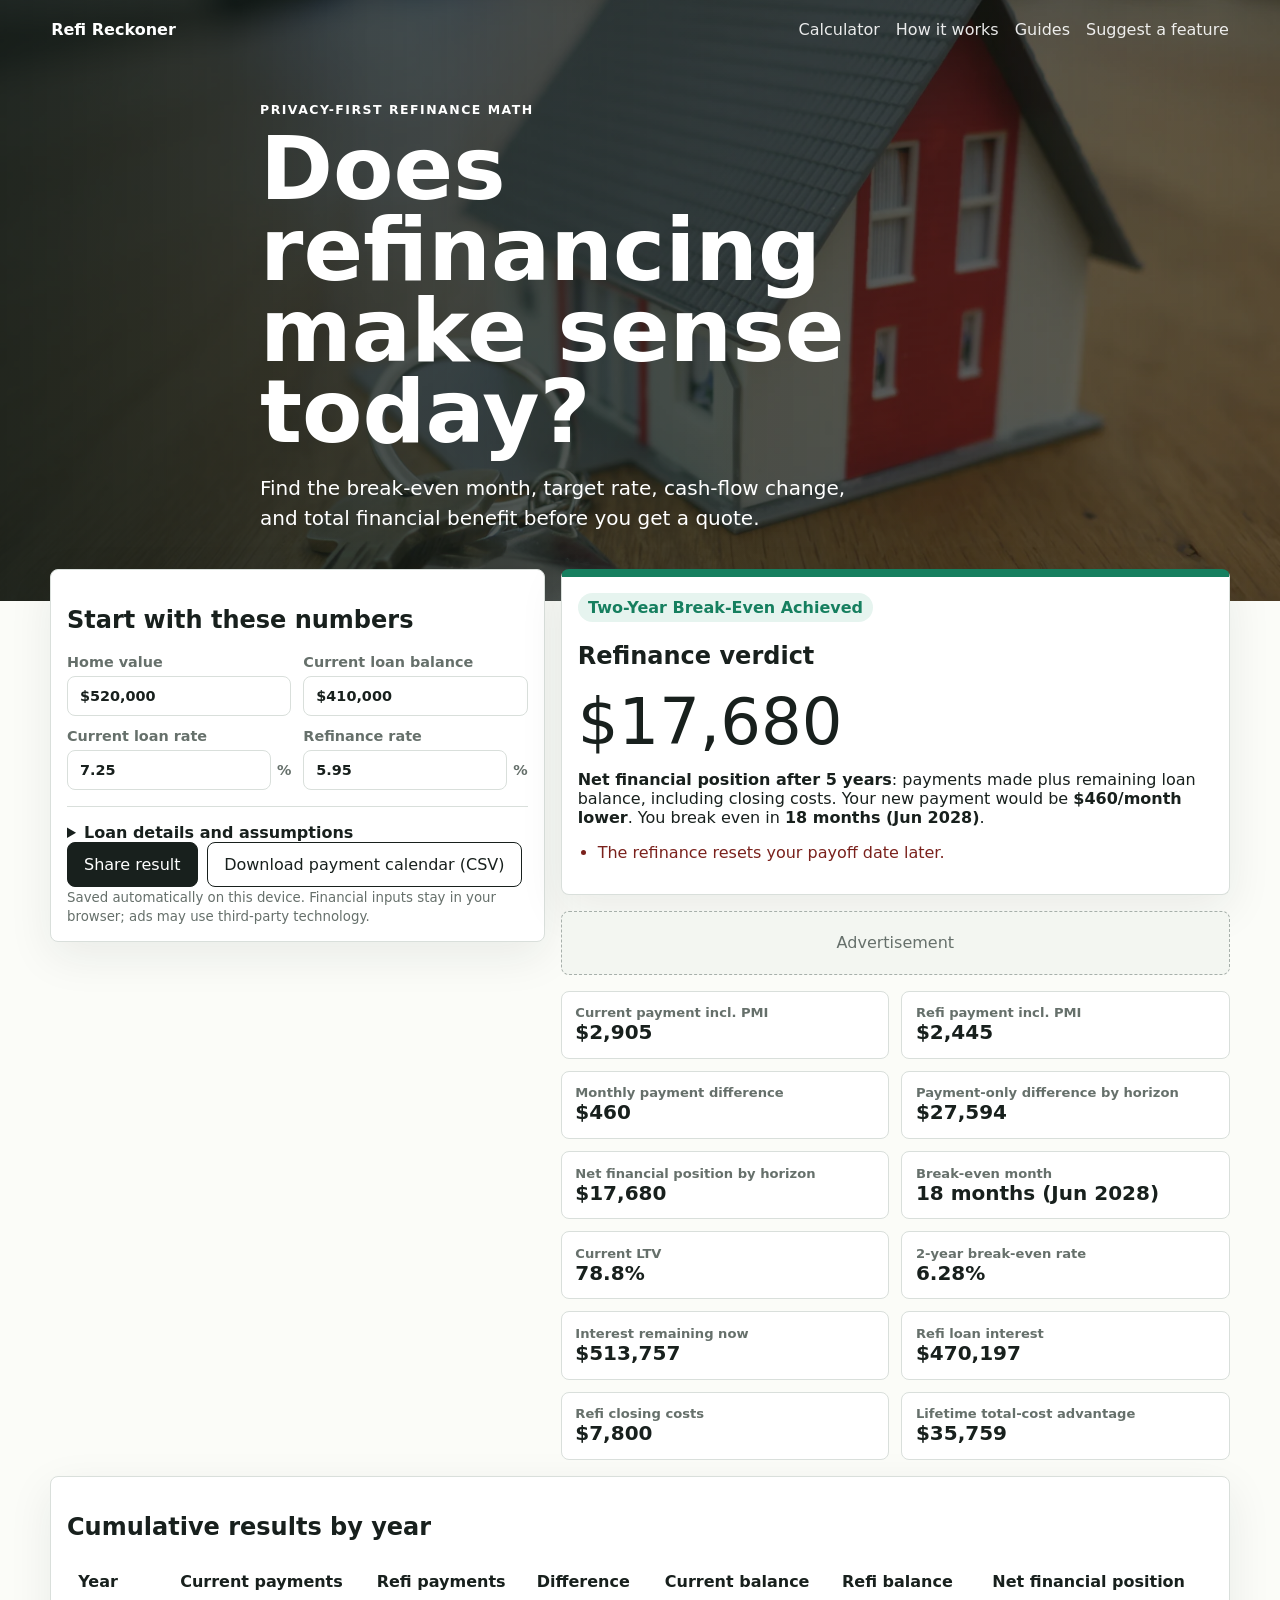
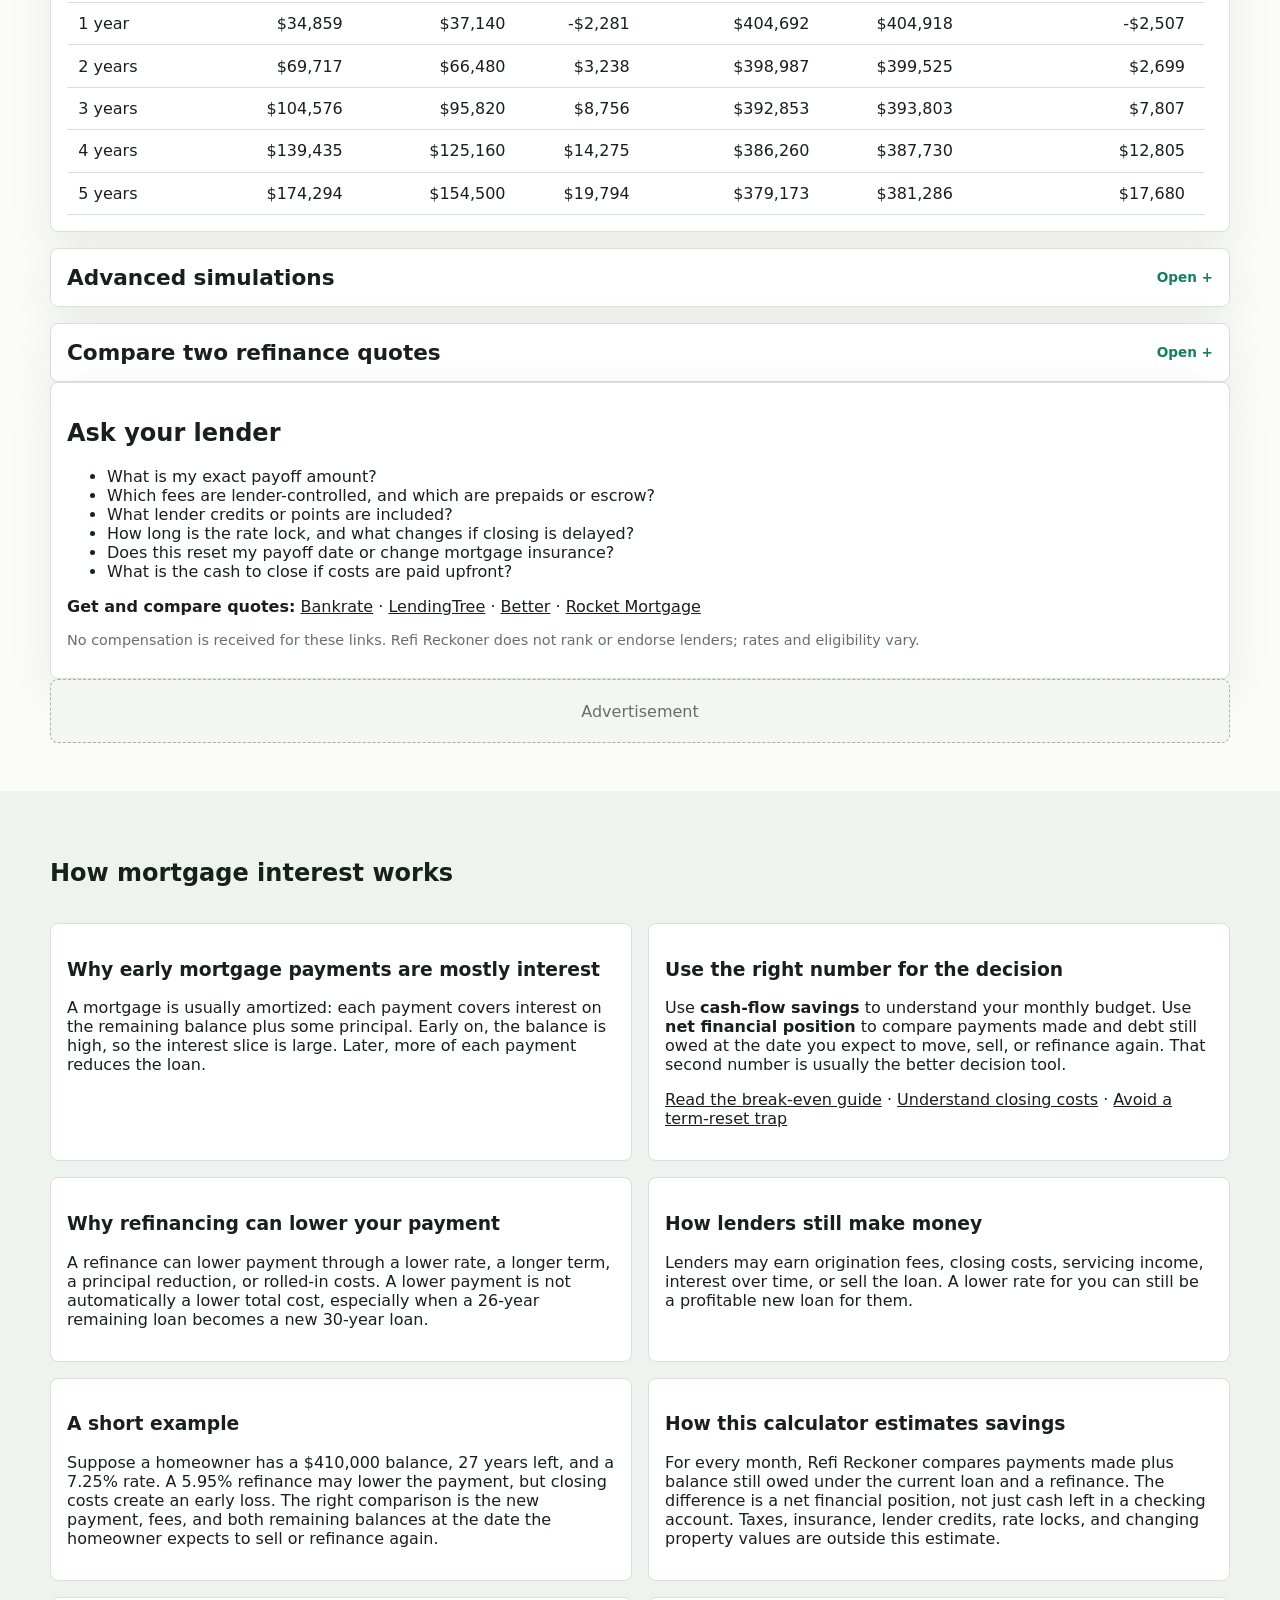
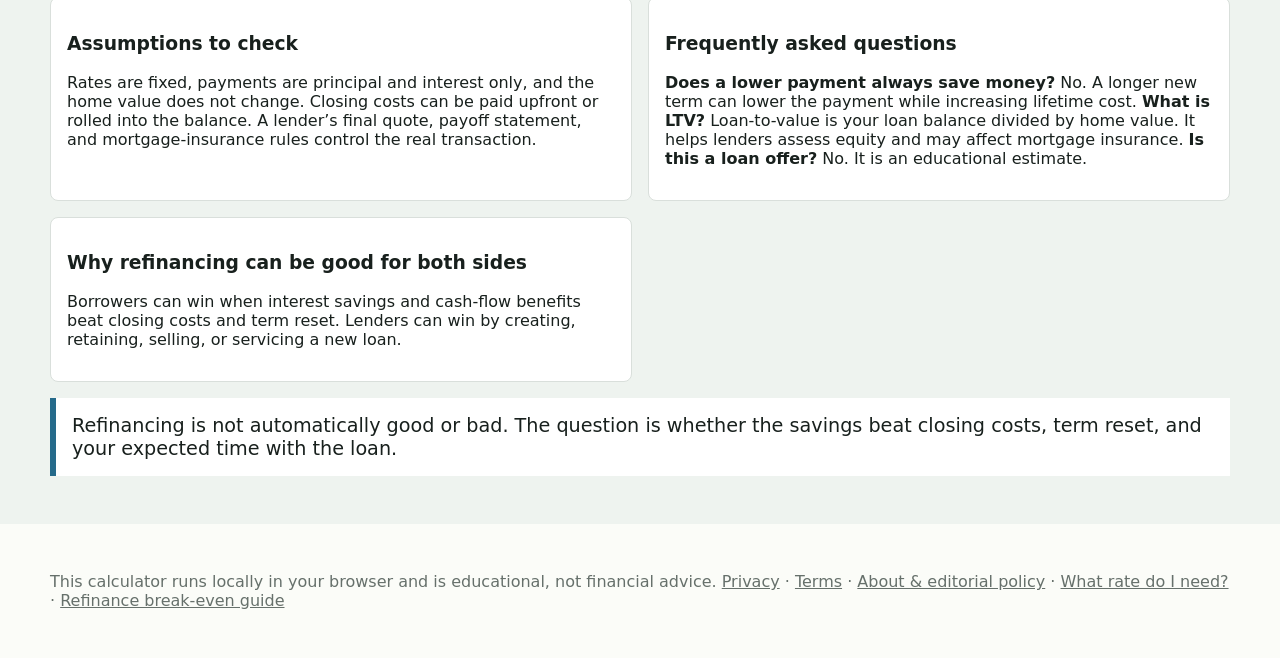
<file: index.html>
<!doctype html>
<html lang="en">
  <head>
    <meta charset="utf-8">
    <meta name="viewport" content="width=device-width, initial-scale=1">
    <title>Refinance Break-Even Calculator | Refi Reckoner</title>
    <meta name="description" content="Calculate refinance break-even, target mortgage rate, cash-flow savings, and total financial benefit before you get a quote.">
    <link rel="canonical" href="https://refireckoner.com/">
    <meta property="og:type" content="website">
    <meta property="og:title" content="Refinance Break-Even Calculator | Refi Reckoner">
    <meta property="og:description" content="Find the rate, closing cost, and timeline where refinancing starts making financial sense.">
    <meta property="og:url" content="https://refireckoner.com/">
    <meta property="og:image" content="https://refireckoner.com/assets/hero.webp">
    <meta name="google-adsense-account" content="ca-pub-4644873620547536">
    <link rel="stylesheet" href="styles.css">
    <script async src="https://pagead2.googlesyndication.com/pagead/js/adsbygoogle.js?client=ca-pub-4644873620547536" crossorigin="anonymous"></script>
  </head>
  <body>
    <header class="hero">
      <nav>
        <strong>Refi Reckoner</strong>
        <div>
          <a href="#calculator">Calculator</a>
          <a href="#education">How it works</a>
          <a href="break-even.html">Guides</a>
          <a href="https://github.com/zeitgeber/refi-calculator/issues/new/choose" rel="noreferrer">Suggest a feature</a>
        </div>
      </nav>
      <section>
        <p class="eyebrow">Privacy-first refinance math</p>
        <h1>Does refinancing make sense today?</h1>
        <p>Find the break-even month, target rate, cash-flow change, and total financial benefit before you get a quote.</p>
      </section>
    </header>

    <main id="calculator" class="shell">
      <section class="calculator">
        <form id="inputs" class="panel">
          <h2>Start with these numbers</h2>
          <p id="inputError" class="input-error" role="alert" hidden></p>
          <div class="quick-grid">
            <label>Home value <input name="homeValue" class="money-input" inputmode="numeric" value="$520,000"></label>
            <label id="knownBalance">Current loan balance <input name="balance" class="money-input" inputmode="numeric" value="$410,000"></label>
            <label>Current loan rate <span><input name="currentRate" type="number" min="0" step="0.01" value="7.25">%</span></label>
            <label>Refinance rate <span><input name="newRate" type="number" min="0" step="0.01" value="5.95">%</span></label>
          </div>
          <p id="rateBenchmark" class="benchmark" hidden></p>
          <details id="loanDetails" class="loan-details">
            <summary>Loan details and assumptions</summary>
            <div class="grid">
              <label>Current balance method
              <select name="balanceMode">
                <option value="known">I know my current balance</option>
                <option value="estimate">Estimate from original loan amount</option>
              </select>
              </label>
              <label id="estimatedBalance" hidden>Original loan amount <input name="originalPrincipal" class="money-input" inputmode="numeric" value="$425,000"></label>
              <label>Loan start
                <span class="start-picker">
                  <select name="startMonth" aria-label="Loan start month">
                    <option value="0">Jan</option><option value="1">Feb</option><option value="2">Mar</option><option value="3">Apr</option><option value="4">May</option><option value="5" selected>Jun</option>
                    <option value="6">Jul</option><option value="7">Aug</option><option value="8">Sep</option><option value="9">Oct</option><option value="10">Nov</option><option value="11">Dec</option>
                  </select>
                  <input name="startYear" type="number" min="1970" step="1" value="2023" aria-label="Loan start year">
                </span>
              </label>
              <label>Current loan term <span><input name="currentTerm" list="loanTerms" type="number" min="1" step="1" value="30"> years</span></label>
              <label>New refinance term <span><input name="newTerm" list="loanTerms" type="number" min="1" step="1" value="30"> years</span></label>
              <label>Closing-cost source
                <select name="closingCostMode">
                  <option value="percent">Home-value estimate</option>
                  <option value="detailed">Detailed fees below</option>
                </select>
              </label>
              <label>Closing-cost estimate <span><input name="closingCostPct" type="number" min="0" step="0.05" value="1.5">%</span><small id="closingCostDollars">$7,800 estimated from home value</small></label>
              <label>Expected time staying <span><input name="stayMonths" type="number" min="1" step="1" value="60"> months</span><small>Use 30 months for 2.5 years.</small></label>
            </div>
            <label class="check"><input name="rolledCosts" type="checkbox"> Roll closing costs into the new loan</label>
            <label class="check"><input name="samePayoff" type="checkbox"> Keep the same payoff date instead of resetting the term</label>
          </details>
          <datalist id="loanTerms"><option value="15"><option value="20"><option value="30"></datalist>
          <div class="actions">
            <button type="button" id="shareResult">Share result</button>
            <button type="button" id="downloadCalendar">Download payment calendar (CSV)</button>
          </div>
          <small>Saved automatically on this device. Financial inputs stay in your browser; ads may use third-party technology.</small>
        </form>

        <section class="results">
          <article id="summary" class="verdict"></article>
          <div class="ad">Advertisement</div>
          <section class="metrics" id="metrics"></section>
        </section>
      </section>

      <section class="table-wrap">
        <h2>Cumulative results by year</h2>
        <table>
          <thead>
            <tr>
              <th>Year</th>
              <th>Current payments</th>
              <th>Refi payments</th>
              <th>Difference</th>
              <th>Current balance</th>
              <th>Refi balance</th>
              <th>Net financial position</th>
            </tr>
          </thead>
          <tbody id="yearRows"></tbody>
        </table>
      </section>

      <details class="panel">
        <summary>Advanced simulations</summary>
        <div class="advanced">
          <section>
            <h3>Target savings</h3>
            <label>Save at least <input id="targetSavings" class="money-input" inputmode="numeric" value="$15,000"></label>
            <label>Over <span><input id="targetYears" type="number" min="1" step="1" value="5"> years</span></label>
            <p id="targetResult"></p>
          </section>
          <section>
            <h3>Break even by month</h3>
            <label>Break-even target <span><input id="targetMonths" type="number" min="1" step="1" value="24"> months</span></label>
            <p id="breakEvenRateResult"></p>
          </section>
          <section>
            <h3>Closing cost sensitivity</h3>
            <div class="mini-grid">
              <label>Appraisal <input id="appraisal" class="money-input" inputmode="numeric" value="$650"></label>
              <label>Title fees <input id="titleFees" class="money-input" inputmode="numeric" value="$1,450"></label>
              <label>Lender fees <input id="lenderFees" class="money-input" inputmode="numeric" value="$2,200"></label>
              <label>Prepaids <input id="prepaids" class="money-input" inputmode="numeric" value="$3,500"></label>
            </div>
            <label class="check"><input id="includePrepaids" type="checkbox" checked> Include prepaids in the refinance comparison</label>
            <p id="costResult"></p>
          </section>
          <section>
            <h3>Stay-or-move</h3>
            <div class="chips" id="stayChips">
              <button data-years="1">1 year</button>
              <button data-years="2">2 years</button>
              <button data-years="3">3 years</button>
              <button data-years="5">5 years</button>
              <button data-years="10">10 years</button>
            </div>
            <p id="stayResult"></p>
          </section>
          <section class="wide">
            <h3>Invest monthly savings</h3>
            <label>Expected annual return <span><input id="returnRate" type="number" min="-20" step="0.1" value="8">%</span></label>
            <p id="investResult"></p>
            <table>
              <thead><tr><th>Year</th><th>Invested</th><th>Investment value</th><th>Costs remaining</th><th>Net advantage</th></tr></thead>
              <tbody id="investRows"></tbody>
            </table>
            <small>Market returns are assumptions, not promises.</small>
          </section>
          <section>
            <h3>Cash-in refinance</h3>
            <label>Target monthly payment reduction <input id="targetReduction" class="money-input" inputmode="numeric" value="$500"></label>
            <label>Available cash-in amount <input id="availableCash" class="money-input" inputmode="numeric" value="$25,000"></label>
            <p id="cashInResult"></p>
          </section>
          <section>
            <h3>Mortgage insurance</h3>
            <label>Current monthly PMI <input id="currentPmi" class="money-input" inputmode="numeric" value="$0"></label>
            <label>Refi monthly PMI <input id="refiPmi" class="money-input" inputmode="numeric" value="$0"></label>
            <p>Optional fixed monthly estimates. Confirm when mortgage insurance ends with your lender.</p>
          </section>
          <section>
            <h3>Pay principal instead</h3>
            <p id="principalAlternative"></p>
          </section>
          <section>
            <h3>Cash-out refinance</h3>
            <label>Cash to take out <input id="cashOut" class="money-input" inputmode="numeric" value="$0"></label>
            <p id="cashOutResult"></p>
          </section>
          <section>
            <h3>Refinance readiness</h3>
            <ul class="checklist">
              <li>Confirm your payoff balance with the servicer.</li>
              <li>Compare lender fees, title costs, and prepaids.</li>
              <li>Check your credit, equity, and PMI impact.</li>
              <li>Ask whether your current loan has a prepayment penalty.</li>
              <li>Confirm how long you expect to keep this mortgage.</li>
            </ul>
          </section>
        </div>
      </details>
      <details class="panel"><summary>Compare two refinance quotes</summary><p>Enter the lender-controlled numbers from two Loan Estimates. Nothing leaves this browser.</p><div class="quote-grid"><section><h3>Quote A</h3><label>Lender <input id="quoteALender" value="Quote A"></label><label>Rate <span><input id="quoteARate" type="number" step="0.01" value="5.95">%</span></label><label>Term <span><input id="quoteATerm" type="number" value="30"> years</span></label><label>Closing costs <input id="quoteACosts" class="money-input" value="$7,800"></label></section><section><h3>Quote B</h3><label>Lender <input id="quoteBLender" value="Quote B"></label><label>Rate <span><input id="quoteBRate" type="number" step="0.01" value="6.10">%</span></label><label>Term <span><input id="quoteBTerm" type="number" value="30"> years</span></label><label>Closing costs <input id="quoteBCosts" class="money-input" value="$5,000"></label></section></div><p id="quoteResult"></p></details>
      <section class="panel lender-help"><h2>Ask your lender</h2><ul id="lenderQuestions"></ul><p><strong>Get and compare quotes:</strong> <a href="https://www.bankrate.com/mortgages/mortgage-rates/" rel="noreferrer">Bankrate</a> · <a href="https://www.lendingtree.com/home/refinance/" rel="noreferrer">LendingTree</a> · <a href="https://better.com/refinance" rel="noreferrer">Better</a> · <a href="https://www.rocketmortgage.com/refinance" rel="noreferrer">Rocket Mortgage</a></p><p class="article-meta">No compensation is received for these links. Refi Reckoner does not rank or endorse lenders; rates and eligibility vary.</p></section>

      <div class="ad">Advertisement</div>
    </main>

    <section id="education" class="education">
      <div class="shell">
        <h2>How mortgage interest works</h2>
        <article>
          <h3>Why early mortgage payments are mostly interest</h3>
          <p>A mortgage is usually amortized: each payment covers interest on the remaining balance plus some principal. Early on, the balance is high, so the interest slice is large. Later, more of each payment reduces the loan.</p>
        </article>
        <article><h3>Use the right number for the decision</h3><p>Use <strong>cash-flow savings</strong> to understand your monthly budget. Use <strong>net financial position</strong> to compare payments made and debt still owed at the date you expect to move, sell, or refinance again. That second number is usually the better decision tool.</p><p><a href="break-even.html">Read the break-even guide</a> · <a href="closing-costs.html">Understand closing costs</a> · <a href="term-reset.html">Avoid a term-reset trap</a></p></article>
        <article>
          <h3>Why refinancing can lower your payment</h3>
          <p>A refinance can lower payment through a lower rate, a longer term, a principal reduction, or rolled-in costs. A lower payment is not automatically a lower total cost, especially when a 26-year remaining loan becomes a new 30-year loan.</p>
        </article>
        <article>
          <h3>How lenders still make money</h3>
          <p>Lenders may earn origination fees, closing costs, servicing income, interest over time, or sell the loan. A lower rate for you can still be a profitable new loan for them.</p>
        </article>
        <article>
          <h3>A short example</h3>
          <p>Suppose a homeowner has a $410,000 balance, 27 years left, and a 7.25% rate. A 5.95% refinance may lower the payment, but closing costs create an early loss. The right comparison is the new payment, fees, and both remaining balances at the date the homeowner expects to sell or refinance again.</p>
        </article>
        <article>
          <h3>How this calculator estimates savings</h3>
          <p>For every month, Refi Reckoner compares payments made plus balance still owed under the current loan and a refinance. The difference is a net financial position, not just cash left in a checking account. Taxes, insurance, lender credits, rate locks, and changing property values are outside this estimate.</p>
        </article>
        <article>
          <h3>Assumptions to check</h3>
          <p>Rates are fixed, payments are principal and interest only, and the home value does not change. Closing costs can be paid upfront or rolled into the balance. A lender’s final quote, payoff statement, and mortgage-insurance rules control the real transaction.</p>
        </article>
        <article>
          <h3>Frequently asked questions</h3>
          <p><strong>Does a lower payment always save money?</strong> No. A longer new term can lower the payment while increasing lifetime cost. <strong>What is LTV?</strong> Loan-to-value is your loan balance divided by home value. It helps lenders assess equity and may affect mortgage insurance. <strong>Is this a loan offer?</strong> No. It is an educational estimate.</p>
        </article>
        <article>
          <h3>Why refinancing can be good for both sides</h3>
          <p>Borrowers can win when interest savings and cash-flow benefits beat closing costs and term reset. Lenders can win by creating, retaining, selling, or servicing a new loan.</p>
        </article>
        <blockquote>Refinancing is not automatically good or bad. The question is whether the savings beat closing costs, term reset, and your expected time with the loan.</blockquote>
      </div>
    </section>

    <footer class="shell">
      <p>This calculator runs locally in your browser and is educational, not financial advice. <a href="privacy.html">Privacy</a> · <a href="terms.html">Terms</a> · <a href="about.html">About & editorial policy</a> · <a href="rate-needed.html">What rate do I need?</a> · <a href="break-even.html">Refinance break-even guide</a></p>
    </footer>

    <script src="app.js"></script><script src="engagement.js"></script>
  </body>
</html>
</file>
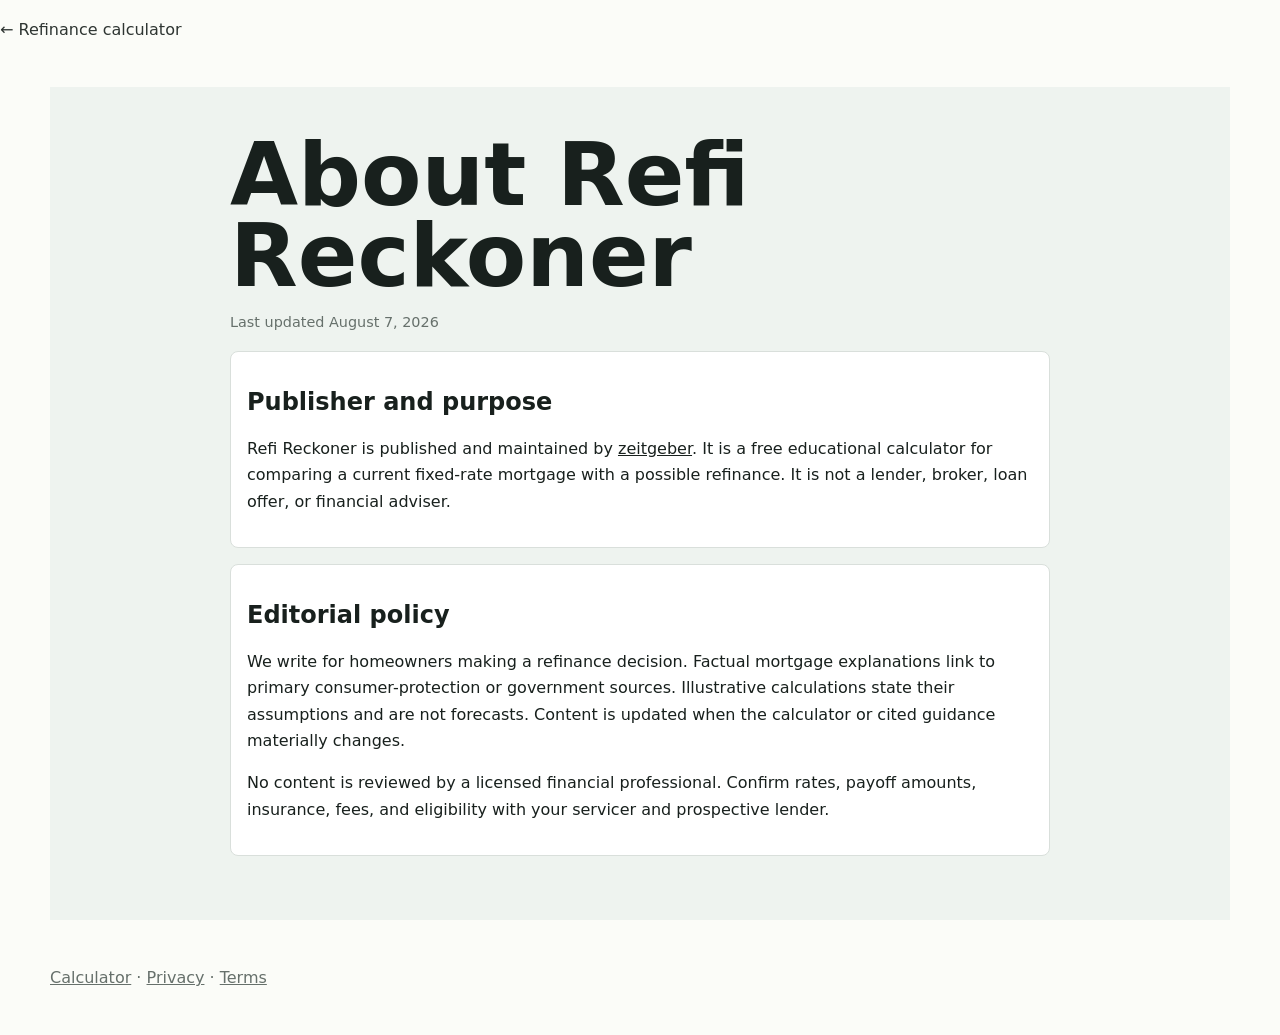
<file: about.html>
<!doctype html><html lang="en"><head><meta charset="utf-8"><meta name="viewport" content="width=device-width,initial-scale=1"><title>About and Editorial Policy | Refi Reckoner</title><meta name="description" content="How Refi Reckoner creates and maintains its refinance calculator and educational guides."><link rel="canonical" href="https://refireckoner.com/about.html"><link rel="stylesheet" href="styles.css"></head><body><nav class="shell guide-nav"><a href="index.html">← Refinance calculator</a></nav><main class="shell education single"><div class="shell"><h1>About Refi Reckoner</h1><p class="article-meta">Last updated August 7, 2026</p><article><h2>Publisher and purpose</h2><p>Refi Reckoner is published and maintained by <a href="https://github.com/zeitgeber">zeitgeber</a>. It is a free educational calculator for comparing a current fixed-rate mortgage with a possible refinance. It is not a lender, broker, loan offer, or financial adviser.</p></article><article><h2>Editorial policy</h2><p>We write for homeowners making a refinance decision. Factual mortgage explanations link to primary consumer-protection or government sources. Illustrative calculations state their assumptions and are not forecasts. Content is updated when the calculator or cited guidance materially changes.</p><p>No content is reviewed by a licensed financial professional. Confirm rates, payoff amounts, insurance, fees, and eligibility with your servicer and prospective lender.</p></article></div></main><footer class="shell"><p><a href="index.html">Calculator</a> · <a href="privacy.html">Privacy</a> · <a href="terms.html">Terms</a></p></footer></body></html>
</file>
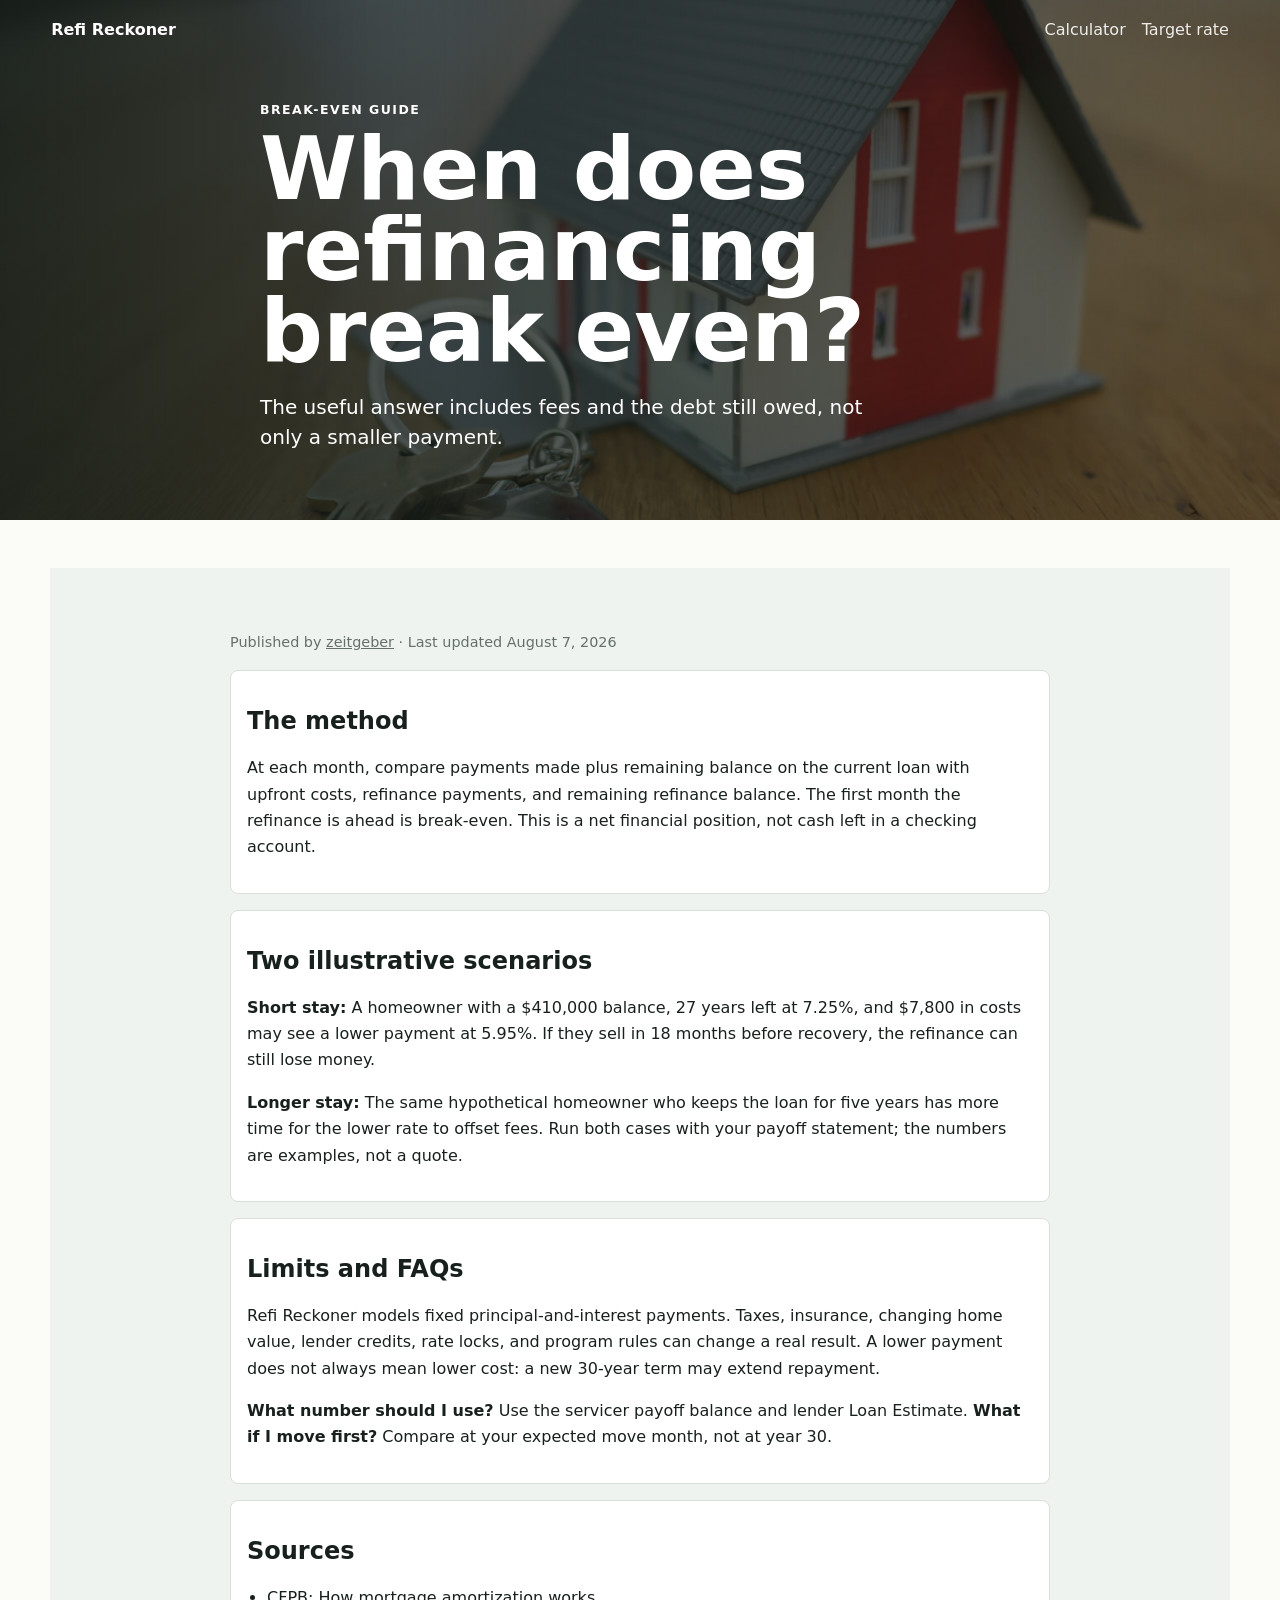
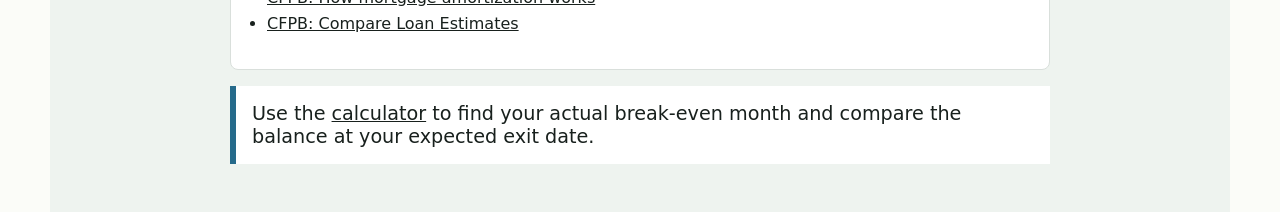
<file: break-even.html>
<!doctype html><html lang="en"><head><meta charset="utf-8"><meta name="viewport" content="width=device-width,initial-scale=1"><title>Refinance Break-Even Guide | Refi Reckoner</title><meta name="description" content="Learn how refinance break-even accounts for closing costs, payments, and remaining mortgage debt."><link rel="canonical" href="https://refireckoner.com/break-even.html"><link rel="stylesheet" href="styles.css"></head><body><header class="hero"><nav><strong>Refi Reckoner</strong><div><a href="index.html">Calculator</a><a href="rate-needed.html">Target rate</a></div></nav><section><p class="eyebrow">Break-even guide</p><h1>When does refinancing break even?</h1><p>The useful answer includes fees and the debt still owed, not only a smaller payment.</p></section></header><main class="shell education single"><div class="shell"><p class="article-meta">Published by <a href="https://github.com/zeitgeber">zeitgeber</a> · Last updated August 7, 2026</p><article><h2>The method</h2><p>At each month, compare payments made plus remaining balance on the current loan with upfront costs, refinance payments, and remaining refinance balance. The first month the refinance is ahead is break-even. This is a net financial position, not cash left in a checking account.</p></article><article><h2>Two illustrative scenarios</h2><p><strong>Short stay:</strong> A homeowner with a $410,000 balance, 27 years left at 7.25%, and $7,800 in costs may see a lower payment at 5.95%. If they sell in 18 months before recovery, the refinance can still lose money.</p><p><strong>Longer stay:</strong> The same hypothetical homeowner who keeps the loan for five years has more time for the lower rate to offset fees. Run both cases with your payoff statement; the numbers are examples, not a quote.</p></article><article><h2>Limits and FAQs</h2><p>Refi Reckoner models fixed principal-and-interest payments. Taxes, insurance, changing home value, lender credits, rate locks, and program rules can change a real result. A lower payment does not always mean lower cost: a new 30-year term may extend repayment.</p><p><strong>What number should I use?</strong> Use the servicer payoff balance and lender Loan Estimate. <strong>What if I move first?</strong> Compare at your expected move month, not at year 30.</p></article><article><h2>Sources</h2><ul class="sources"><li><a href="https://www.consumerfinance.gov/ask-cfpb/how-does-paying-down-a-mortgage-work-en-1943/">CFPB: How mortgage amortization works</a></li><li><a href="https://www.consumerfinance.gov/owning-a-home/compare/compare-loan-estimates/">CFPB: Compare Loan Estimates</a></li></ul></article><blockquote>Use the <a href="index.html#calculator">calculator</a> to find your actual break-even month and compare the balance at your expected exit date.</blockquote></div></main></body></html>
</file>
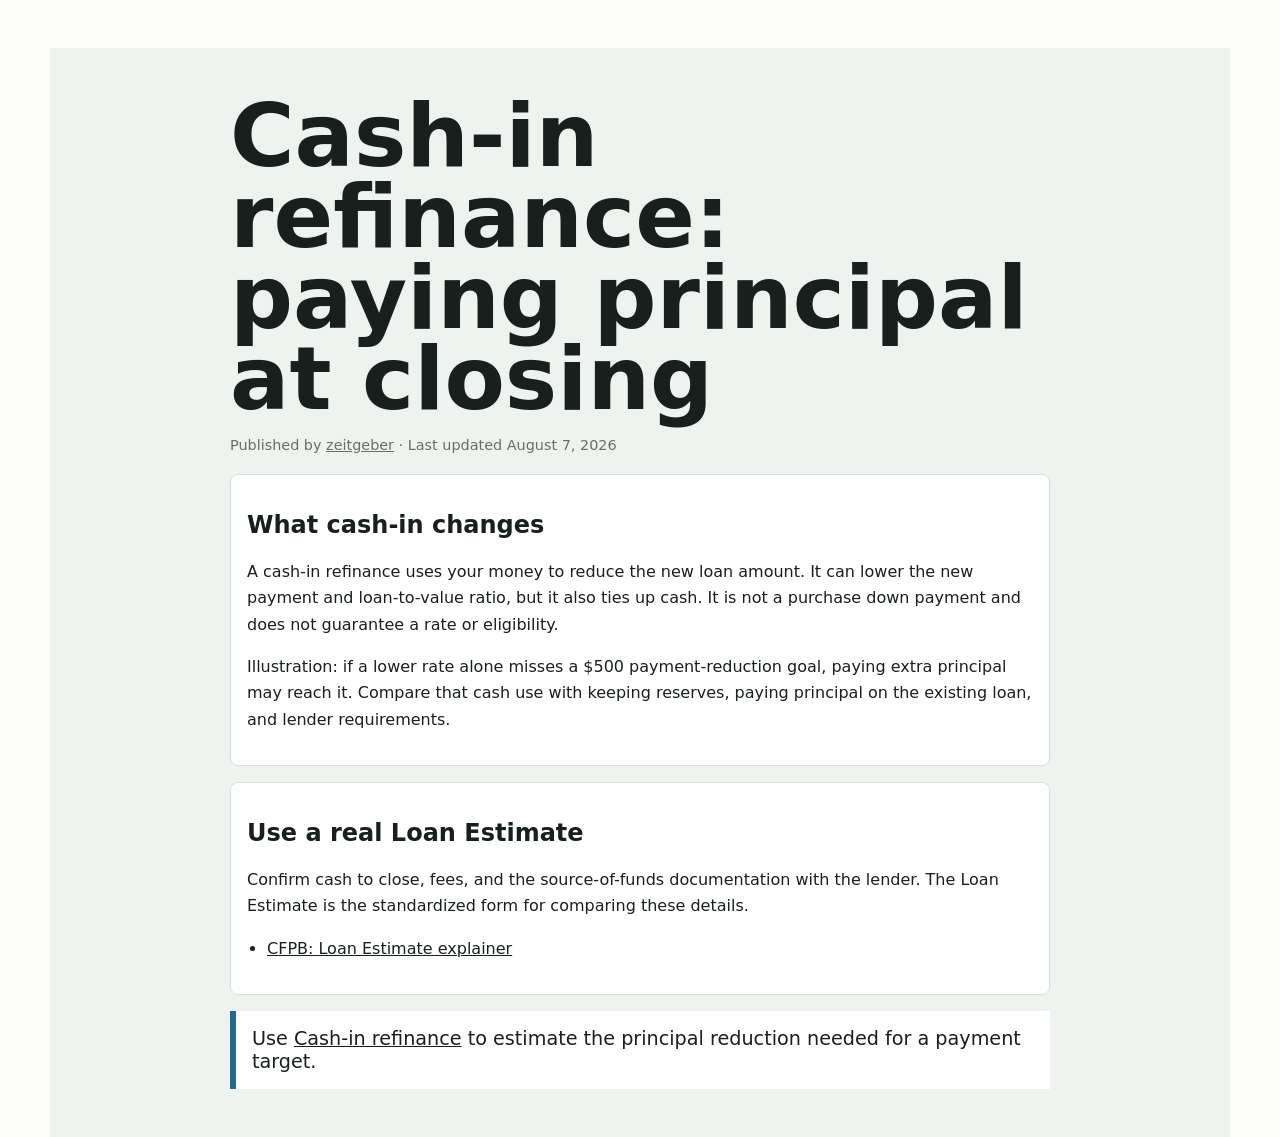
<file: cash-in-refinance.html>
<!doctype html><html lang="en"><head><meta charset="utf-8"><meta name="viewport" content="width=device-width,initial-scale=1"><title>Cash-In Refinance Guide | Refi Reckoner</title><meta name="description" content="Understand how extra principal can change a refinance payment and loan-to-value ratio."><link rel="canonical" href="https://refireckoner.com/cash-in-refinance.html"><link rel="stylesheet" href="styles.css"></head><body><main class="shell education single"><div class="shell"><h1>Cash-in refinance: paying principal at closing</h1><p class="article-meta">Published by <a href="https://github.com/zeitgeber">zeitgeber</a> · Last updated August 7, 2026</p><article><h2>What cash-in changes</h2><p>A cash-in refinance uses your money to reduce the new loan amount. It can lower the new payment and loan-to-value ratio, but it also ties up cash. It is not a purchase down payment and does not guarantee a rate or eligibility.</p><p>Illustration: if a lower rate alone misses a $500 payment-reduction goal, paying extra principal may reach it. Compare that cash use with keeping reserves, paying principal on the existing loan, and lender requirements.</p></article><article><h2>Use a real Loan Estimate</h2><p>Confirm cash to close, fees, and the source-of-funds documentation with the lender. The Loan Estimate is the standardized form for comparing these details.</p><ul class="sources"><li><a href="https://www.consumerfinance.gov/owning-a-home/loan-estimate/">CFPB: Loan Estimate explainer</a></li></ul></article><blockquote>Use <a href="index.html#calculator">Cash-in refinance</a> to estimate the principal reduction needed for a payment target.</blockquote></div></main></body></html>
</file>
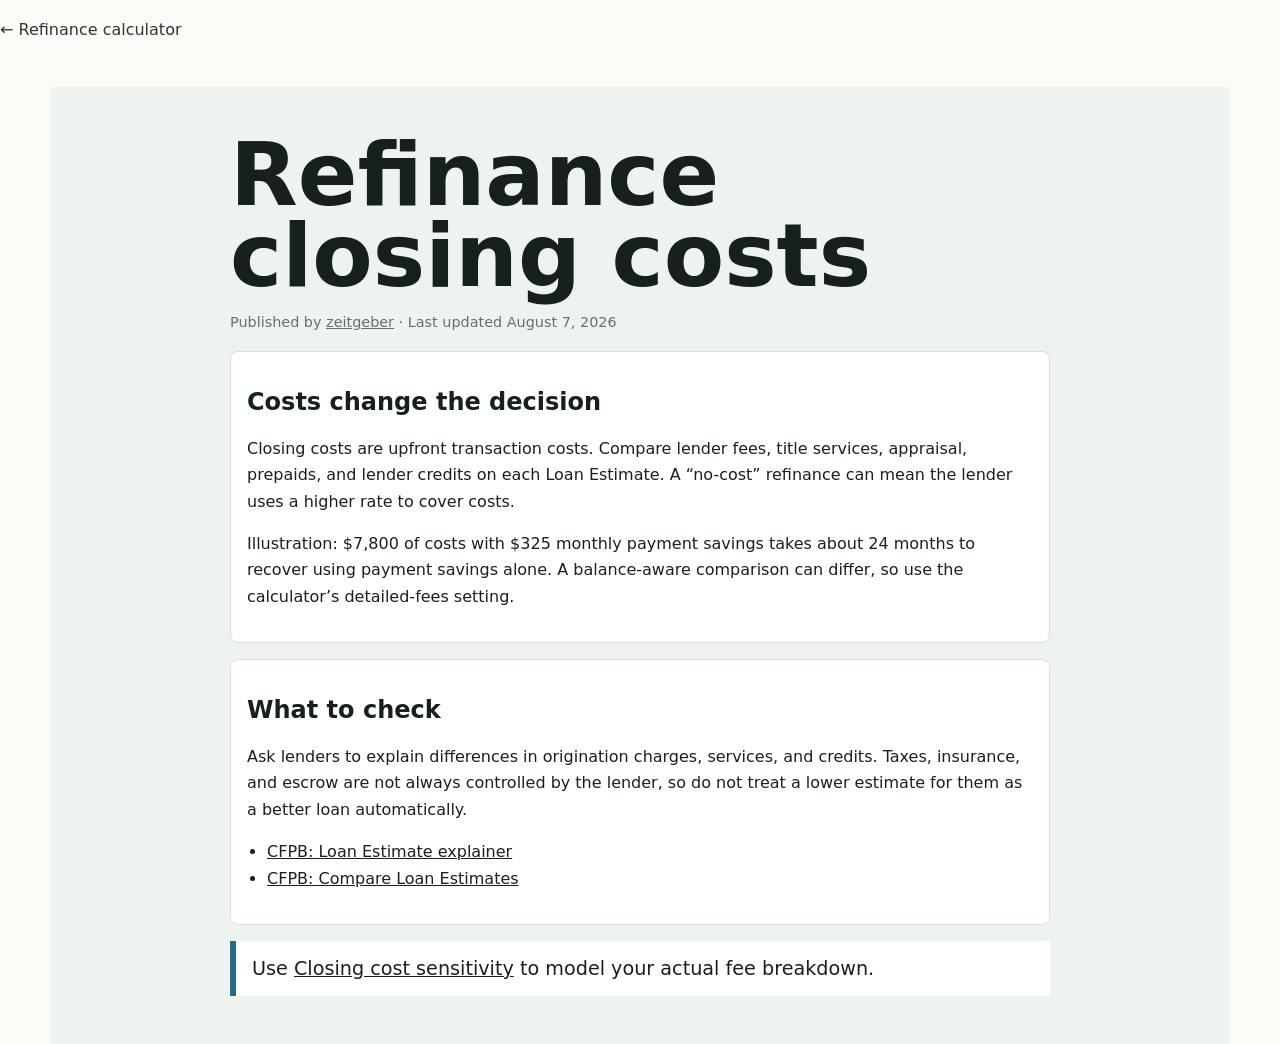
<file: closing-costs.html>
<!doctype html><html lang="en"><head><meta charset="utf-8"><meta name="viewport" content="width=device-width,initial-scale=1"><title>Refinance Closing Costs Guide | Refi Reckoner</title><meta name="description" content="Understand refinance closing costs, lender credits, and break-even."><link rel="canonical" href="https://refireckoner.com/closing-costs.html"><link rel="stylesheet" href="styles.css"></head><body><nav class="shell guide-nav"><a href="index.html">← Refinance calculator</a></nav><main class="shell education single"><div class="shell"><h1>Refinance closing costs</h1><p class="article-meta">Published by <a href="https://github.com/zeitgeber">zeitgeber</a> · Last updated August 7, 2026</p><article><h2>Costs change the decision</h2><p>Closing costs are upfront transaction costs. Compare lender fees, title services, appraisal, prepaids, and lender credits on each Loan Estimate. A “no-cost” refinance can mean the lender uses a higher rate to cover costs.</p><p>Illustration: $7,800 of costs with $325 monthly payment savings takes about 24 months to recover using payment savings alone. A balance-aware comparison can differ, so use the calculator’s detailed-fees setting.</p></article><article><h2>What to check</h2><p>Ask lenders to explain differences in origination charges, services, and credits. Taxes, insurance, and escrow are not always controlled by the lender, so do not treat a lower estimate for them as a better loan automatically.</p><ul class="sources"><li><a href="https://www.consumerfinance.gov/owning-a-home/loan-estimate/">CFPB: Loan Estimate explainer</a></li><li><a href="https://www.consumerfinance.gov/owning-a-home/compare/compare-loan-estimates/">CFPB: Compare Loan Estimates</a></li></ul></article><blockquote>Use <a href="index.html#calculator">Closing cost sensitivity</a> to model your actual fee breakdown.</blockquote></div></main></body></html>
</file>
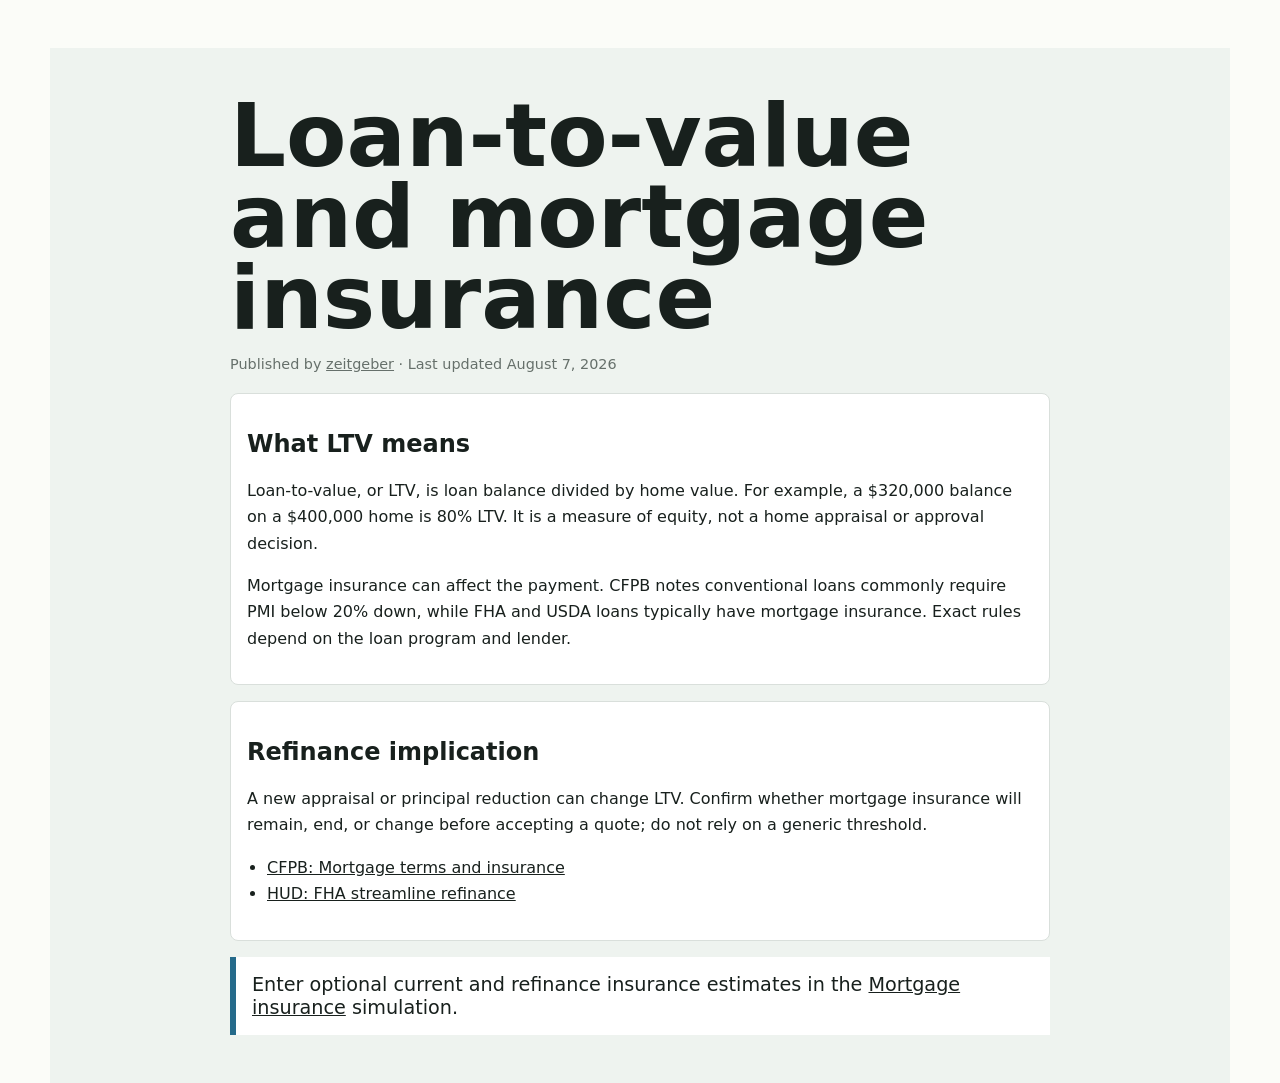
<file: pmi-ltv.html>
<!doctype html><html lang="en"><head><meta charset="utf-8"><meta name="viewport" content="width=device-width,initial-scale=1"><title>Mortgage LTV and PMI Guide | Refi Reckoner</title><meta name="description" content="Learn what loan-to-value means and why it can affect mortgage insurance when refinancing."><link rel="canonical" href="https://refireckoner.com/pmi-ltv.html"><link rel="stylesheet" href="styles.css"></head><body><main class="shell education single"><div class="shell"><h1>Loan-to-value and mortgage insurance</h1><p class="article-meta">Published by <a href="https://github.com/zeitgeber">zeitgeber</a> · Last updated August 7, 2026</p><article><h2>What LTV means</h2><p>Loan-to-value, or LTV, is loan balance divided by home value. For example, a $320,000 balance on a $400,000 home is 80% LTV. It is a measure of equity, not a home appraisal or approval decision.</p><p>Mortgage insurance can affect the payment. CFPB notes conventional loans commonly require PMI below 20% down, while FHA and USDA loans typically have mortgage insurance. Exact rules depend on the loan program and lender.</p></article><article><h2>Refinance implication</h2><p>A new appraisal or principal reduction can change LTV. Confirm whether mortgage insurance will remain, end, or change before accepting a quote; do not rely on a generic threshold.</p><ul class="sources"><li><a href="https://www.consumerfinance.gov/consumer-tools/mortgages/answers/key-terms/">CFPB: Mortgage terms and insurance</a></li><li><a href="https://www.hud.gov/hud-partners/single-family-streamline">HUD: FHA streamline refinance</a></li></ul></article><blockquote>Enter optional current and refinance insurance estimates in the <a href="index.html#calculator">Mortgage insurance</a> simulation.</blockquote></div></main></body></html>
</file>
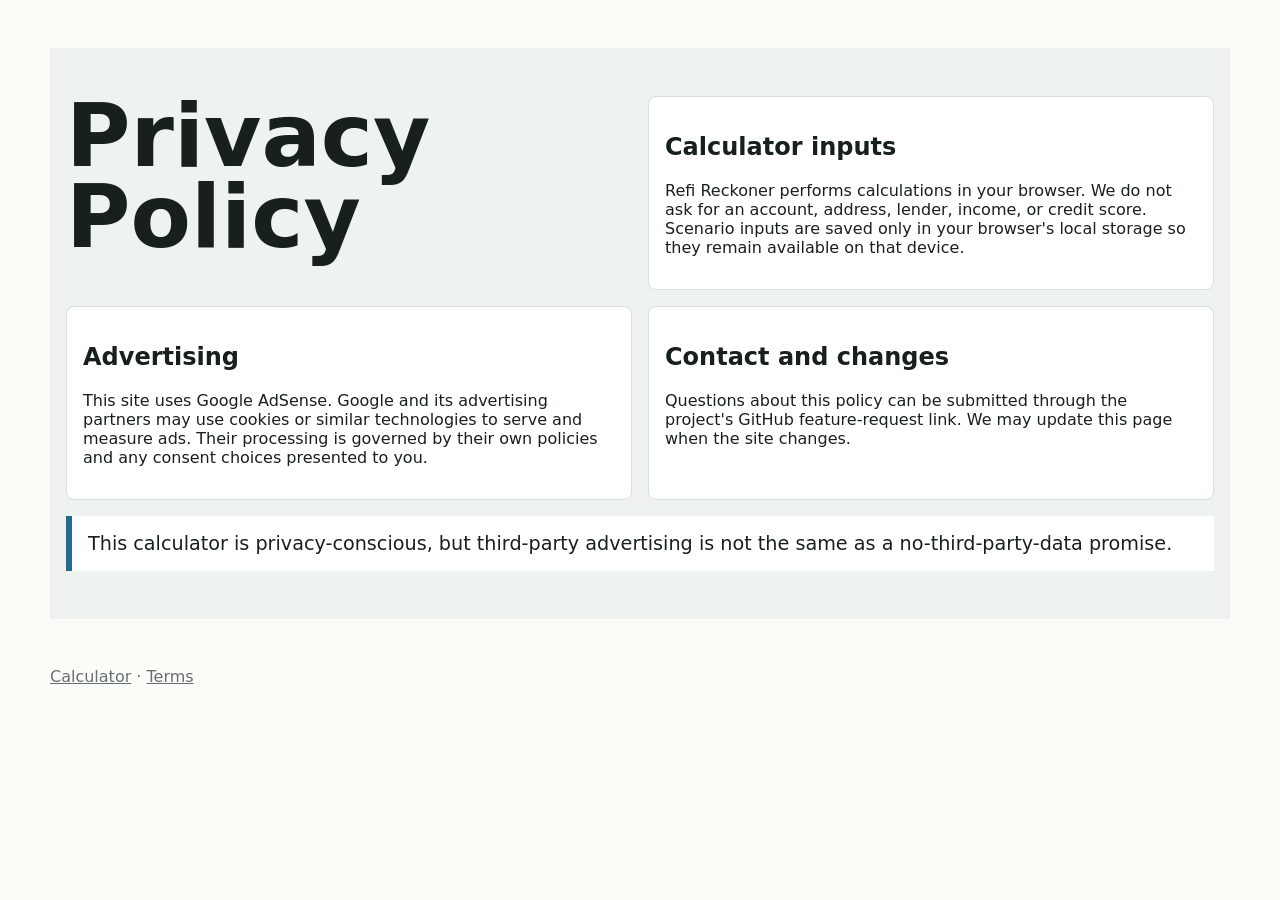
<file: privacy.html>
<!doctype html>
<html lang="en">
  <head>
    <meta charset="utf-8"><meta name="viewport" content="width=device-width, initial-scale=1">
    <title>Privacy Policy | Refi Reckoner</title><meta name="description" content="Privacy information for Refi Reckoner.">
    <link rel="canonical" href="https://refireckoner.com/privacy.html"><meta name="google-adsense-account" content="ca-pub-4644873620547536"><link rel="stylesheet" href="styles.css">
    <script async src="https://pagead2.googlesyndication.com/pagead/js/adsbygoogle.js?client=ca-pub-4644873620547536" crossorigin="anonymous"></script>
  </head>
  <body><main class="shell education"><div class="shell"><h1>Privacy Policy</h1><article><h2>Calculator inputs</h2><p>Refi Reckoner performs calculations in your browser. We do not ask for an account, address, lender, income, or credit score. Scenario inputs are saved only in your browser's local storage so they remain available on that device.</p></article><article><h2>Advertising</h2><p>This site uses Google AdSense. Google and its advertising partners may use cookies or similar technologies to serve and measure ads. Their processing is governed by their own policies and any consent choices presented to you.</p></article><article><h2>Contact and changes</h2><p>Questions about this policy can be submitted through the project's GitHub feature-request link. We may update this page when the site changes.</p></article><blockquote>This calculator is privacy-conscious, but third-party advertising is not the same as a no-third-party-data promise.</blockquote></div></main><footer class="shell"><p><a href="index.html">Calculator</a> · <a href="terms.html">Terms</a></p></footer></body>
</html>
</file>
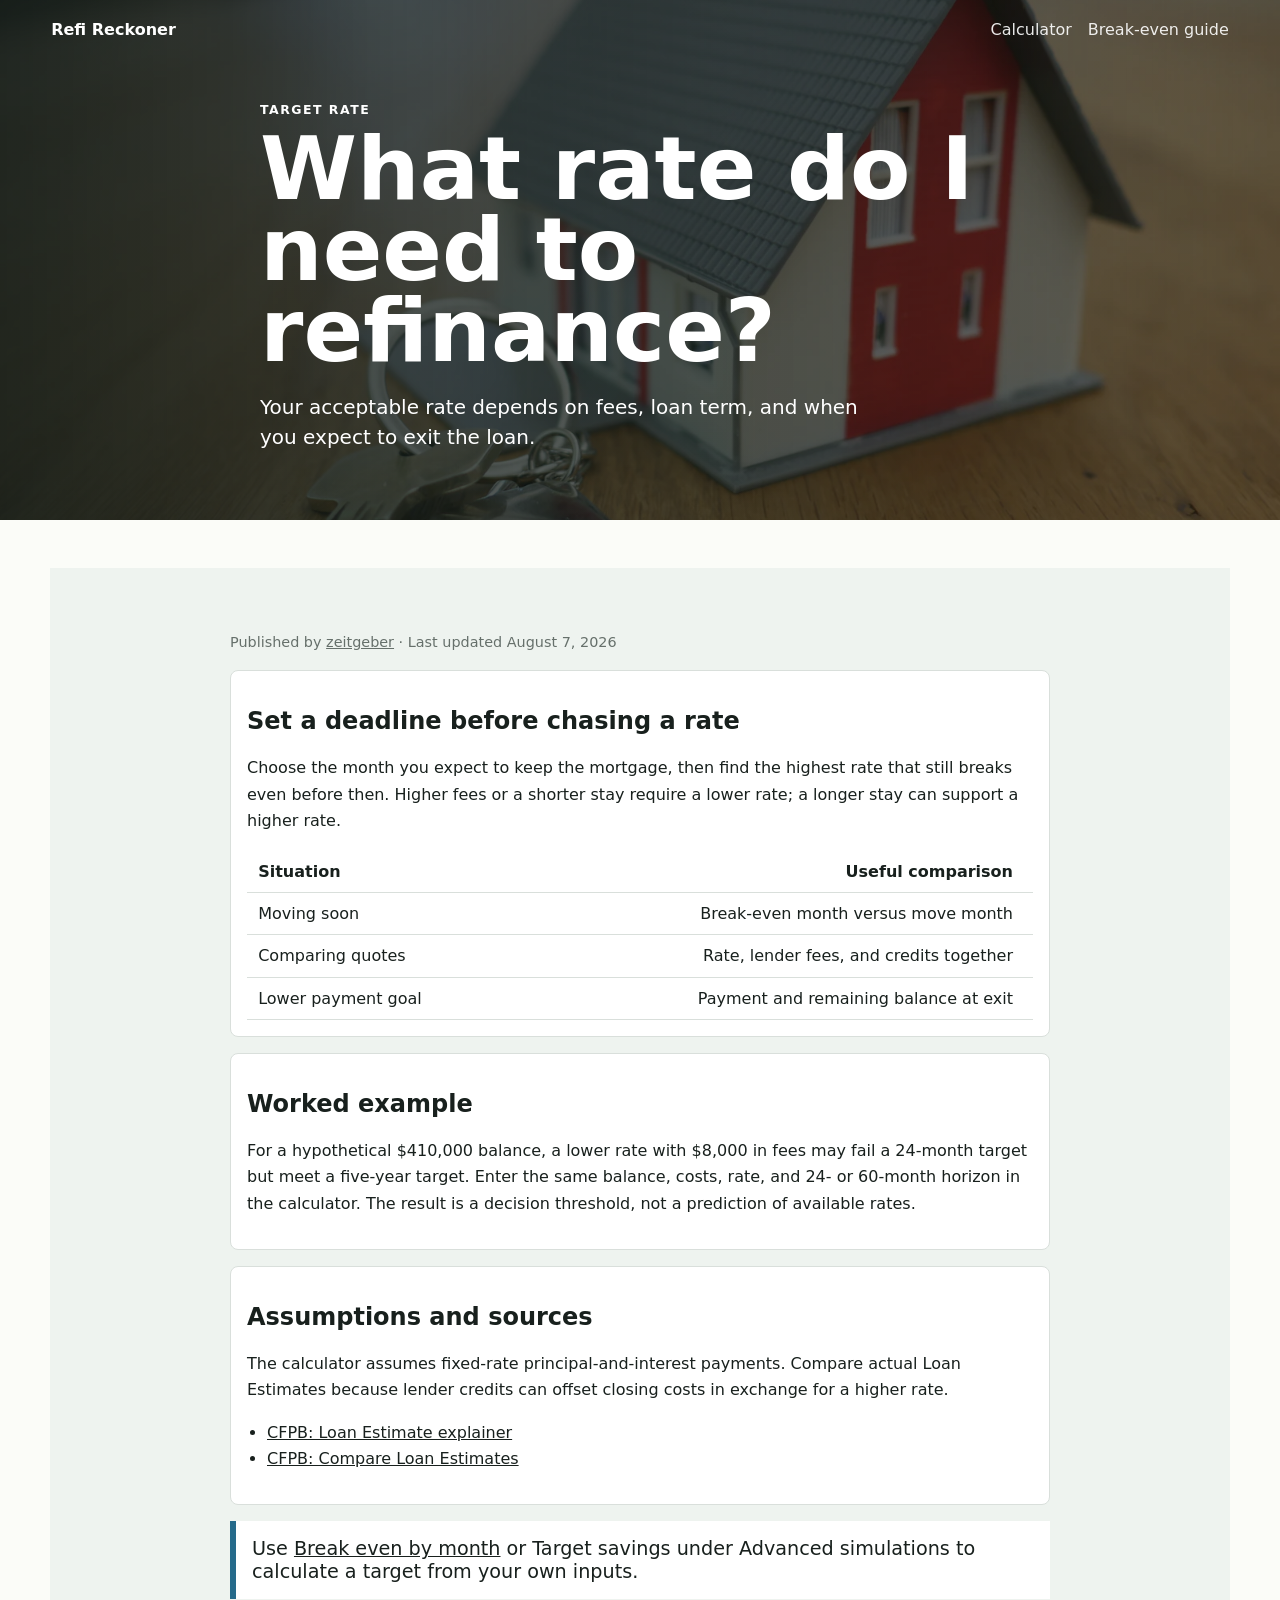
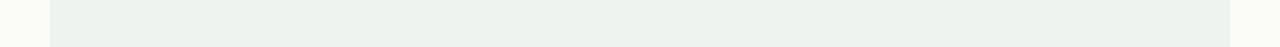
<file: rate-needed.html>
<!doctype html><html lang="en"><head><meta charset="utf-8"><meta name="viewport" content="width=device-width,initial-scale=1"><title>What Mortgage Rate Do I Need to Refinance? | Refi Reckoner</title><meta name="description" content="Find the highest refinance rate that still reaches your break-even or savings target."><link rel="canonical" href="https://refireckoner.com/rate-needed.html"><link rel="stylesheet" href="styles.css"></head><body><header class="hero"><nav><strong>Refi Reckoner</strong><div><a href="index.html">Calculator</a><a href="break-even.html">Break-even guide</a></div></nav><section><p class="eyebrow">Target rate</p><h1>What rate do I need to refinance?</h1><p>Your acceptable rate depends on fees, loan term, and when you expect to exit the loan.</p></section></header><main class="shell education single"><div class="shell"><p class="article-meta">Published by <a href="https://github.com/zeitgeber">zeitgeber</a> · Last updated August 7, 2026</p><article><h2>Set a deadline before chasing a rate</h2><p>Choose the month you expect to keep the mortgage, then find the highest rate that still breaks even before then. Higher fees or a shorter stay require a lower rate; a longer stay can support a higher rate.</p><table><thead><tr><th>Situation</th><th>Useful comparison</th></tr></thead><tbody><tr><td>Moving soon</td><td>Break-even month versus move month</td></tr><tr><td>Comparing quotes</td><td>Rate, lender fees, and credits together</td></tr><tr><td>Lower payment goal</td><td>Payment and remaining balance at exit</td></tr></tbody></table></article><article><h2>Worked example</h2><p>For a hypothetical $410,000 balance, a lower rate with $8,000 in fees may fail a 24-month target but meet a five-year target. Enter the same balance, costs, rate, and 24- or 60-month horizon in the calculator. The result is a decision threshold, not a prediction of available rates.</p></article><article><h2>Assumptions and sources</h2><p>The calculator assumes fixed-rate principal-and-interest payments. Compare actual Loan Estimates because lender credits can offset closing costs in exchange for a higher rate.</p><ul class="sources"><li><a href="https://www.consumerfinance.gov/owning-a-home/loan-estimate/">CFPB: Loan Estimate explainer</a></li><li><a href="https://www.consumerfinance.gov/owning-a-home/compare/compare-loan-estimates/">CFPB: Compare Loan Estimates</a></li></ul></article><blockquote>Use <a href="index.html#calculator">Break even by month</a> or Target savings under Advanced simulations to calculate a target from your own inputs.</blockquote></div></main></body></html>
</file>
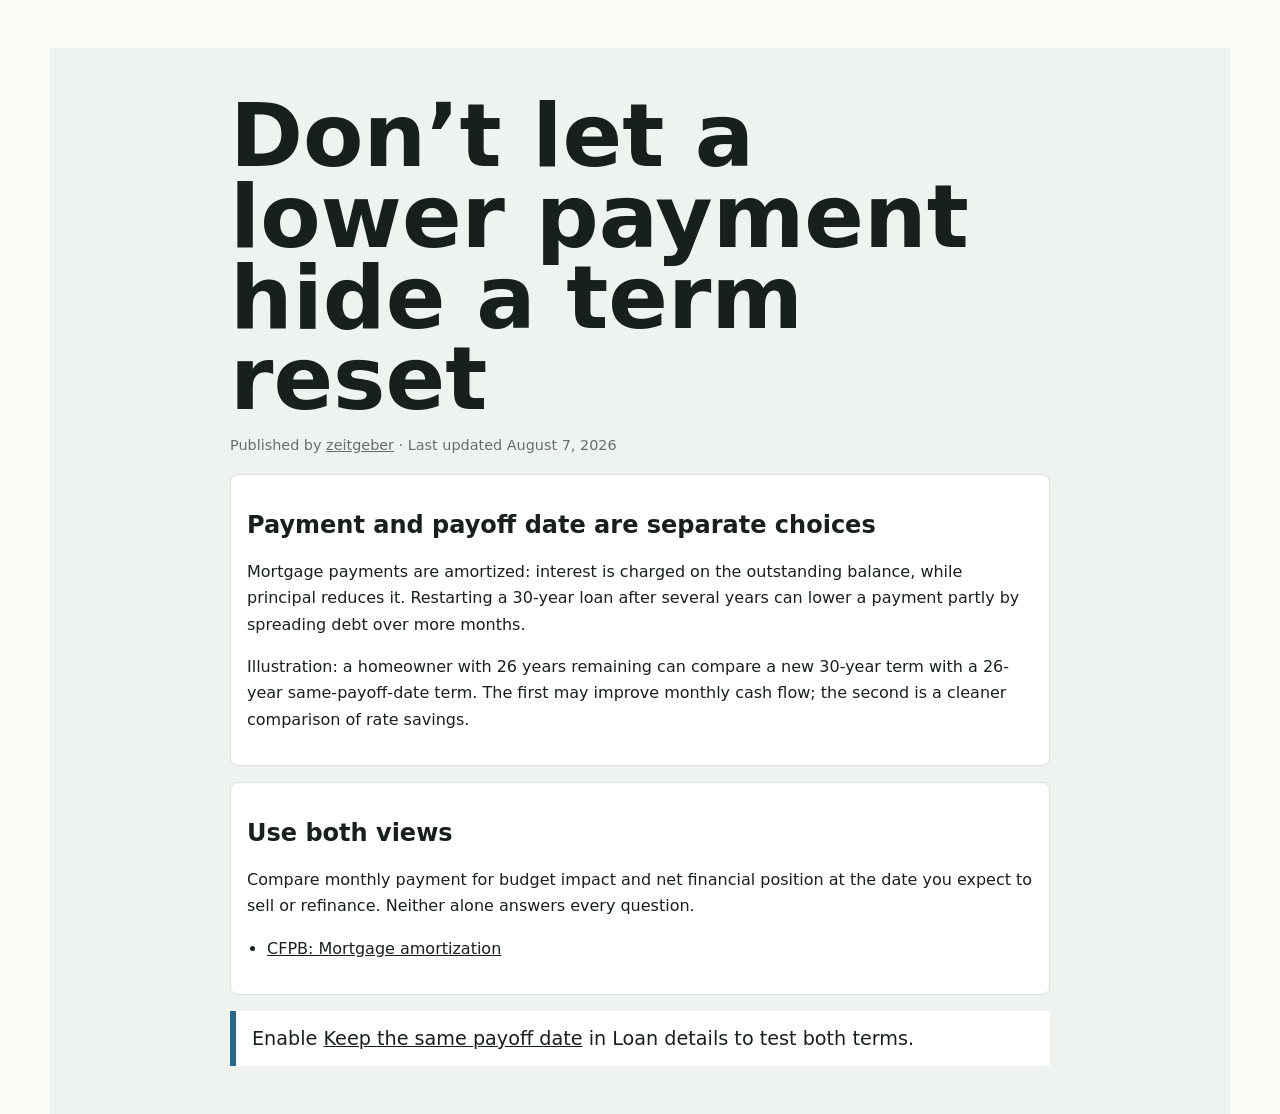
<file: term-reset.html>
<!doctype html><html lang="en"><head><meta charset="utf-8"><meta name="viewport" content="width=device-width,initial-scale=1"><title>Refinance Term Reset Guide | Refi Reckoner</title><meta name="description" content="See why a lower refinance payment can extend mortgage repayment."><link rel="canonical" href="https://refireckoner.com/term-reset.html"><link rel="stylesheet" href="styles.css"></head><body><main class="shell education single"><div class="shell"><h1>Don’t let a lower payment hide a term reset</h1><p class="article-meta">Published by <a href="https://github.com/zeitgeber">zeitgeber</a> · Last updated August 7, 2026</p><article><h2>Payment and payoff date are separate choices</h2><p>Mortgage payments are amortized: interest is charged on the outstanding balance, while principal reduces it. Restarting a 30-year loan after several years can lower a payment partly by spreading debt over more months.</p><p>Illustration: a homeowner with 26 years remaining can compare a new 30-year term with a 26-year same-payoff-date term. The first may improve monthly cash flow; the second is a cleaner comparison of rate savings.</p></article><article><h2>Use both views</h2><p>Compare monthly payment for budget impact and net financial position at the date you expect to sell or refinance. Neither alone answers every question.</p><ul class="sources"><li><a href="https://www.consumerfinance.gov/ask-cfpb/how-does-paying-down-a-mortgage-work-en-1943/">CFPB: Mortgage amortization</a></li></ul></article><blockquote>Enable <a href="index.html#calculator">Keep the same payoff date</a> in Loan details to test both terms.</blockquote></div></main></body></html>
</file>
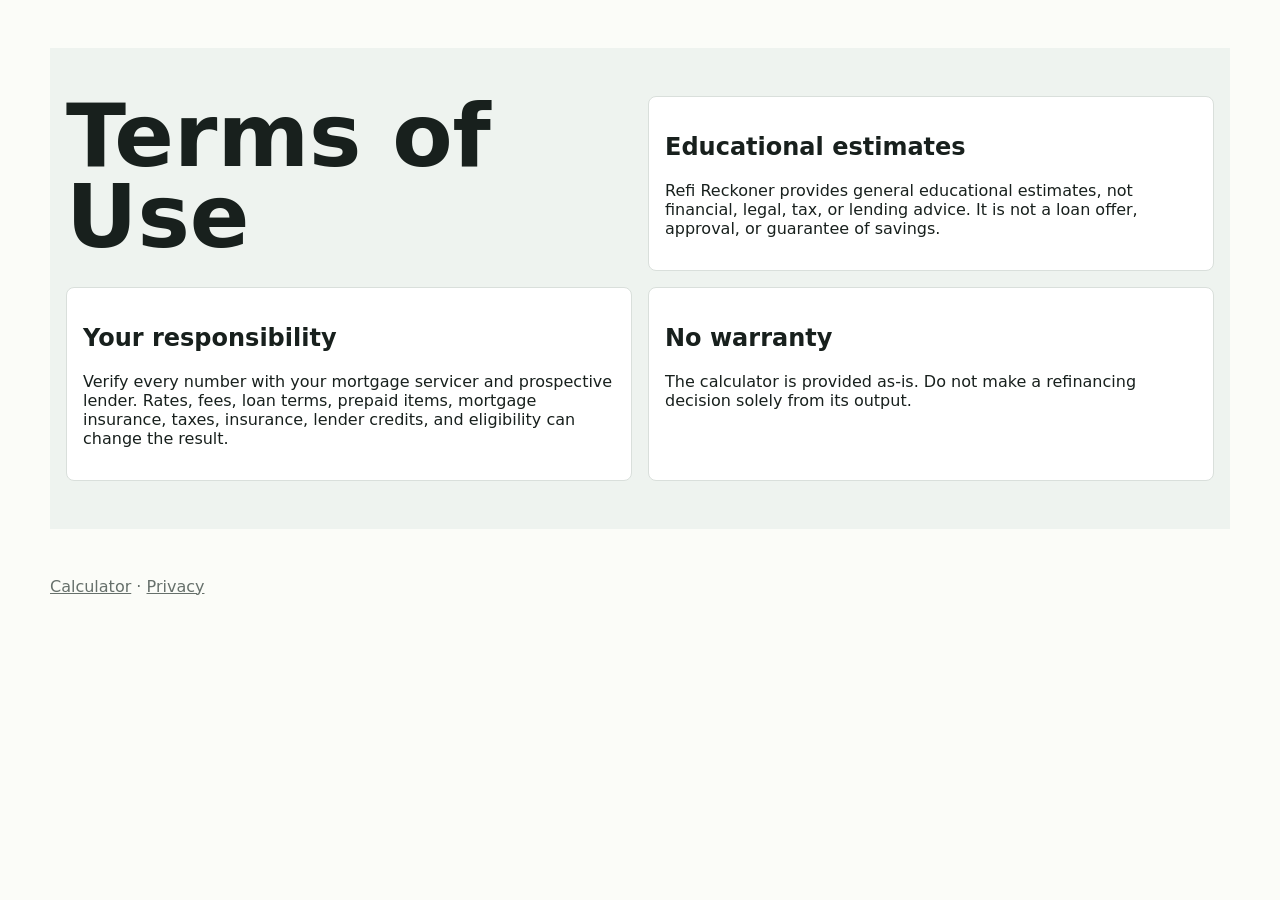
<file: terms.html>
<!doctype html>
<html lang="en">
  <head>
    <meta charset="utf-8"><meta name="viewport" content="width=device-width, initial-scale=1">
    <title>Terms of Use | Refi Reckoner</title><meta name="description" content="Terms of use for Refi Reckoner.">
    <link rel="canonical" href="https://refireckoner.com/terms.html"><meta name="google-adsense-account" content="ca-pub-4644873620547536"><link rel="stylesheet" href="styles.css">
    <script async src="https://pagead2.googlesyndication.com/pagead/js/adsbygoogle.js?client=ca-pub-4644873620547536" crossorigin="anonymous"></script>
  </head>
  <body><main class="shell education"><div class="shell"><h1>Terms of Use</h1><article><h2>Educational estimates</h2><p>Refi Reckoner provides general educational estimates, not financial, legal, tax, or lending advice. It is not a loan offer, approval, or guarantee of savings.</p></article><article><h2>Your responsibility</h2><p>Verify every number with your mortgage servicer and prospective lender. Rates, fees, loan terms, prepaid items, mortgage insurance, taxes, insurance, lender credits, and eligibility can change the result.</p></article><article><h2>No warranty</h2><p>The calculator is provided as-is. Do not make a refinancing decision solely from its output.</p></article></div></main><footer class="shell"><p><a href="index.html">Calculator</a> · <a href="privacy.html">Privacy</a></p></footer></body>
</html>
</file>
<file: styles.css>
:root {
  color-scheme: light;
  --ink: #18201d;
  --muted: #66706b;
  --line: #d9dfdb;
  --paper: #fbfcf8;
  --panel: #ffffff;
  --green: #167f5f;
  --gold: #b98210;
  --red: #b73b33;
  --blue: #256a8a;
}

* { box-sizing: border-box; }
[hidden] { display: none !important; }
body {
  margin: 0;
  font-family: Inter, ui-sans-serif, system-ui, -apple-system, BlinkMacSystemFont, "Segoe UI", sans-serif;
  color: var(--ink);
  background: var(--paper);
}
a { color: inherit; }
button, input, select { font: inherit; }
button {
  border: 1px solid var(--ink);
  background: var(--ink);
  color: white;
  border-radius: 8px;
  padding: .75rem 1rem;
  cursor: pointer;
}
button:hover { filter: brightness(1.08); }

.hero {
  min-height: 46vh;
  padding: 1.25rem clamp(1rem, 4vw, 4rem) 3rem;
  color: white;
  background:
    linear-gradient(90deg, rgba(16, 25, 22, .88), rgba(16, 25, 22, .5)),
    url("assets/hero.webp") center/cover;
}
nav {
  display: flex;
  align-items: center;
  justify-content: space-between;
  gap: 1rem;
  max-width: 1180px;
  margin: 0 auto;
}
nav div { display: flex; flex-wrap: wrap; gap: 1rem; }
nav a { text-decoration: none; opacity: .9; }
.hero section {
  max-width: 760px;
  margin: clamp(2.5rem, 7vh, 4.5rem) auto 0;
}
.eyebrow {
  text-transform: uppercase;
  letter-spacing: .12em;
  font-weight: 800;
  font-size: .78rem;
}
h1 {
  margin: 0;
  font-size: clamp(3rem, 7vw, 5.5rem);
  line-height: .92;
  letter-spacing: 0;
}
h2, h3 { letter-spacing: 0; }
.hero p:last-child {
  max-width: 620px;
  font-size: 1.25rem;
  line-height: 1.5;
}

.shell {
  width: min(1180px, calc(100% - 2rem));
  margin: 0 auto;
}
.calculator {
  display: grid;
  grid-template-columns: minmax(320px, .85fr) minmax(380px, 1.15fr);
  gap: 1rem;
  margin-top: -2rem;
  align-items: start;
}
.panel, .verdict, .table-wrap {
  background: var(--panel);
  border: 1px solid var(--line);
  border-radius: 8px;
  padding: 1rem;
  box-shadow: 0 14px 45px rgba(30, 42, 36, .08);
}
.grid, .quick-grid, .mini-grid {
  display: grid;
  grid-template-columns: repeat(2, minmax(0, 1fr));
  gap: .75rem;
}
.quick-grid { margin-bottom: 1rem; }
.loan-details {
  border-top: 1px solid var(--line);
  padding-top: 1rem;
}
.loan-details summary {
  font-size: 1rem;
}
.loan-details .grid { margin-top: 1rem; }
label {
  display: grid;
  gap: .35rem;
  color: var(--muted);
  font-weight: 650;
  font-size: .9rem;
}
label span {
  display: flex;
  align-items: center;
  gap: .4rem;
}
input, select {
  width: 100%;
  min-width: 0;
  border: 1px solid var(--line);
  border-radius: 8px;
  padding: .7rem .75rem;
  color: var(--ink);
  background: #fff;
}
small { color: var(--muted); }
.start-picker {
  display: grid;
  grid-template-columns: 1fr 1fr;
}
.check {
  display: flex;
  align-items: center;
  margin: 1rem 0;
}
.check input { width: auto; }
.input-error {
  margin: 0 0 1rem;
  padding: .75rem;
  border-left: 4px solid var(--red);
  color: #7a211c;
  background: #f9e8e6;
}
.actions { display: flex; flex-wrap: wrap; gap: .6rem; }
.benchmark { margin: 0 0 1rem; padding: .75rem; border-left: 4px solid var(--blue); background: #eef6fa; line-height: 1.45; }
.quote-grid { display: grid; grid-template-columns: repeat(2, minmax(0, 1fr)); gap: 1rem; }
.quote-grid section { padding: 1rem; border: 1px solid var(--line); border-radius: 8px; }
.actions button:last-child, .chips button {
  color: var(--ink);
  background: white;
}
.results {
  display: grid;
  gap: 1rem;
}
.verdict {
  border-top: 8px solid var(--green);
}
.verdict.warn { border-top-color: var(--gold); }
.verdict.bad { border-top-color: var(--red); }
.badge {
  display: inline-flex;
  align-items: center;
  border-radius: 999px;
  background: #e6f4ef;
  color: var(--green);
  padding: .3rem .65rem;
  font-weight: 800;
}
.verdict.bad .badge { background: #f9e8e6; color: var(--red); }
.verdict.warn .badge { background: #fbf0d8; color: var(--gold); }
.big {
  font-size: clamp(2rem, 6vw, 4rem);
  line-height: 1;
  margin: .75rem 0;
}
.metrics {
  display: grid;
  grid-template-columns: repeat(2, minmax(0, 1fr));
  gap: .75rem;
}
.metric {
  background: white;
  border: 1px solid var(--line);
  border-radius: 8px;
  padding: .85rem;
}
.metric span {
  display: block;
  color: var(--muted);
  font-size: .82rem;
  font-weight: 700;
}
.metric strong { font-size: 1.25rem; }
.warnings, .checklist { padding-left: 1.25rem; }
.warnings { color: #7a211c; }
.ad {
  min-height: 64px;
  border: 1px dashed #a7b0ab;
  border-radius: 8px;
  display: grid;
  place-items: center;
  color: var(--muted);
  background: #f3f6f1;
}
.table-wrap, details.panel, .share { margin-top: 1rem; }
.table-wrap { overflow-x: auto; padding-right: 1.5rem; }
table {
  width: 100%;
  border-collapse: collapse;
  min-width: 760px;
}
th, td {
  padding: .7rem;
  border-bottom: 1px solid var(--line);
  text-align: right;
  white-space: nowrap;
}
th:last-child, td:last-child { padding-right: 1.25rem; }
th:first-child, td:first-child { text-align: left; }
summary {
  cursor: pointer;
  font-size: 1.35rem;
  font-weight: 800;
}
details.panel > summary {
  display: flex;
  align-items: center;
  justify-content: space-between;
  gap: 1rem;
  list-style: none;
}
details.panel > summary::-webkit-details-marker { display: none; }
details.panel > summary::after {
  content: "Open +";
  flex: 0 0 auto;
  color: var(--green);
  font-size: .85rem;
  font-weight: 800;
}
details.panel[open] > summary::after { content: "Close -"; }
.advanced {
  display: grid;
  grid-template-columns: repeat(3, minmax(0, 1fr));
  gap: 1rem;
  margin-top: 1rem;
}
.advanced section {
  border: 1px solid var(--line);
  border-radius: 8px;
  padding: 1rem;
  overflow-x: auto;
}
.advanced .check { margin: .8rem 0 0; }
.wide { grid-column: span 2; }
.chips {
  display: flex;
  flex-wrap: wrap;
  gap: .5rem;
}
.chips button { padding: .55rem .7rem; }
.share {
  display: grid;
  grid-template-columns: .75fr 1.25fr;
  gap: 1rem;
  align-items: center;
}
.share > * { min-width: 0; }
canvas {
  width: 100%;
  min-width: 0;
  height: auto;
  border-radius: 8px;
  border: 1px solid var(--line);
}
.education {
  margin-top: 3rem;
  padding: 3rem 0;
  background: #eef3ef;
}
.education .shell {
  display: grid;
  grid-template-columns: repeat(2, minmax(0, 1fr));
  gap: 1rem;
}
.education h2, .education blockquote { grid-column: 1 / -1; }
.education article {
  background: white;
  border: 1px solid var(--line);
  border-radius: 8px;
  padding: 1rem;
}
.education.single .shell { display: block; max-width: 820px; }
.education.single article { margin: 1rem 0; }
.education.single p, .education.single li { line-height: 1.65; }
.article-meta { color: var(--muted); font-size: .9rem; }
.sources { padding-left: 1.25rem; }
.guide-nav { margin: 1.25rem 0 0; display: flex; flex-wrap: wrap; gap: .75rem; }
blockquote {
  margin: 0;
  padding: 1rem;
  border-left: 6px solid var(--blue);
  background: white;
  font-size: 1.2rem;
}
footer {
  padding: 2rem 0;
  color: var(--muted);
}

@media (max-width: 860px) {
  .calculator, .share, .education .shell { grid-template-columns: 1fr; }
  .advanced { grid-template-columns: 1fr; }
  .wide { grid-column: auto; }
  .metrics, .grid, .quick-grid, .mini-grid, .quote-grid { grid-template-columns: 1fr; }
  nav { align-items: flex-start; flex-direction: column; }
  .hero { min-height: auto; padding-bottom: 2.5rem; }
  h1 { font-size: 2.35rem; line-height: 1.04; }
  .calculator { margin-top: -1rem; }
  .table-wrap { overflow: visible; padding-right: 1rem; }
  .table-wrap table, .table-wrap tbody, .table-wrap tr, .table-wrap td { display: block; min-width: 0; width: 100%; }
  .table-wrap thead { display: none; }
  .table-wrap tr { padding: .65rem 0; border-bottom: 1px solid var(--line); }
  .table-wrap td { display: flex; justify-content: space-between; gap: 1rem; padding: .35rem 0; border: 0; text-align: right; white-space: normal; }
  .table-wrap td::before { content: attr(data-label); color: var(--muted); font-weight: 700; text-align: left; }
}
</file>
